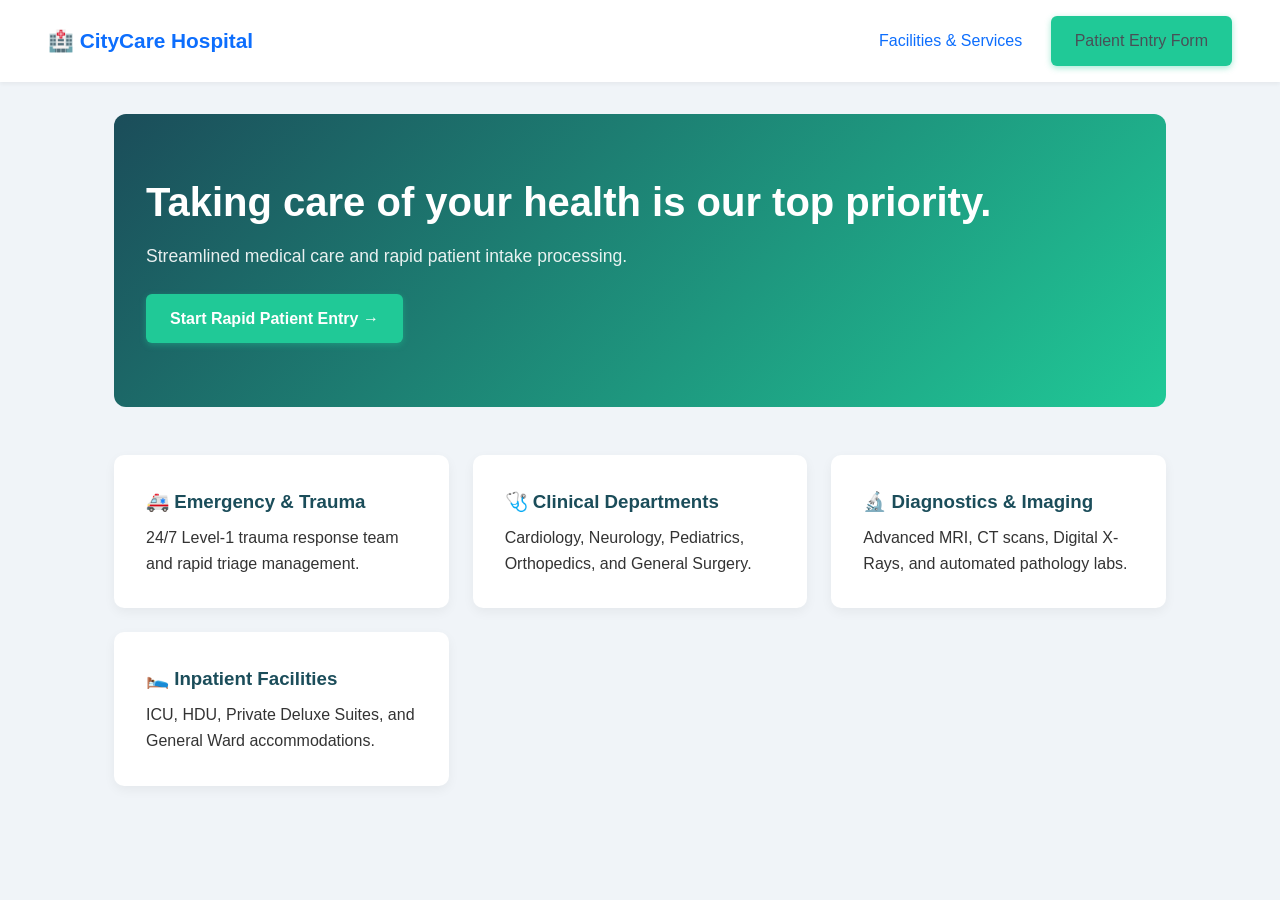
<file: index.html>
<!DOCTYPE html>
<html lang="en">
<head>
  <meta charset="UTF-8">
  <meta name="viewport" content="width=device-width, initial-scale=1.0">
  <title>Hospital Facilities & Services</title>
  <link rel="stylesheet" href="styles.css">
</head>
<body>

  <header class="navbar">
    <div class="logo">🏥 CityCare Hospital</div>
    <nav>
      <a href="index.html" class="active">Facilities & Services</a>
      <a href="entry-form.html" class="btn-primary">Patient Entry Form</a>
    </nav>
  </header>

  <main class="container">
    <section class="hero-section">
      <div class="hero-content">
        <h1>Taking care of your health is our top priority.</h1>
        <p>Streamlined medical care and rapid patient intake processing.</p>
        <a href="entry-form.html" class="btn-primary">Start Rapid Patient Entry →</a>
      </div>
    </section>

    <section class="features-grid">
      <div class="card">
        <h3>🚑 Emergency & Trauma</h3>
        <p>24/7 Level-1 trauma response team and rapid triage management.</p>
      </div>

      <div class="card">
        <h3>🩺 Clinical Departments</h3>
        <p>Cardiology, Neurology, Pediatrics, Orthopedics, and General Surgery.</p>
      </div>

      <div class="card">
        <h3>🔬 Diagnostics & Imaging</h3>
        <p>Advanced MRI, CT scans, Digital X-Rays, and automated pathology labs.</p>
      </div>

      <div class="card">
        <h3>🛌 Inpatient Facilities</h3>
        <p>ICU, HDU, Private Deluxe Suites, and General Ward accommodations.</p>
      </div>
    </section>
  </main>

  <script src="main.js"></script>
</body>
</html>
</file>
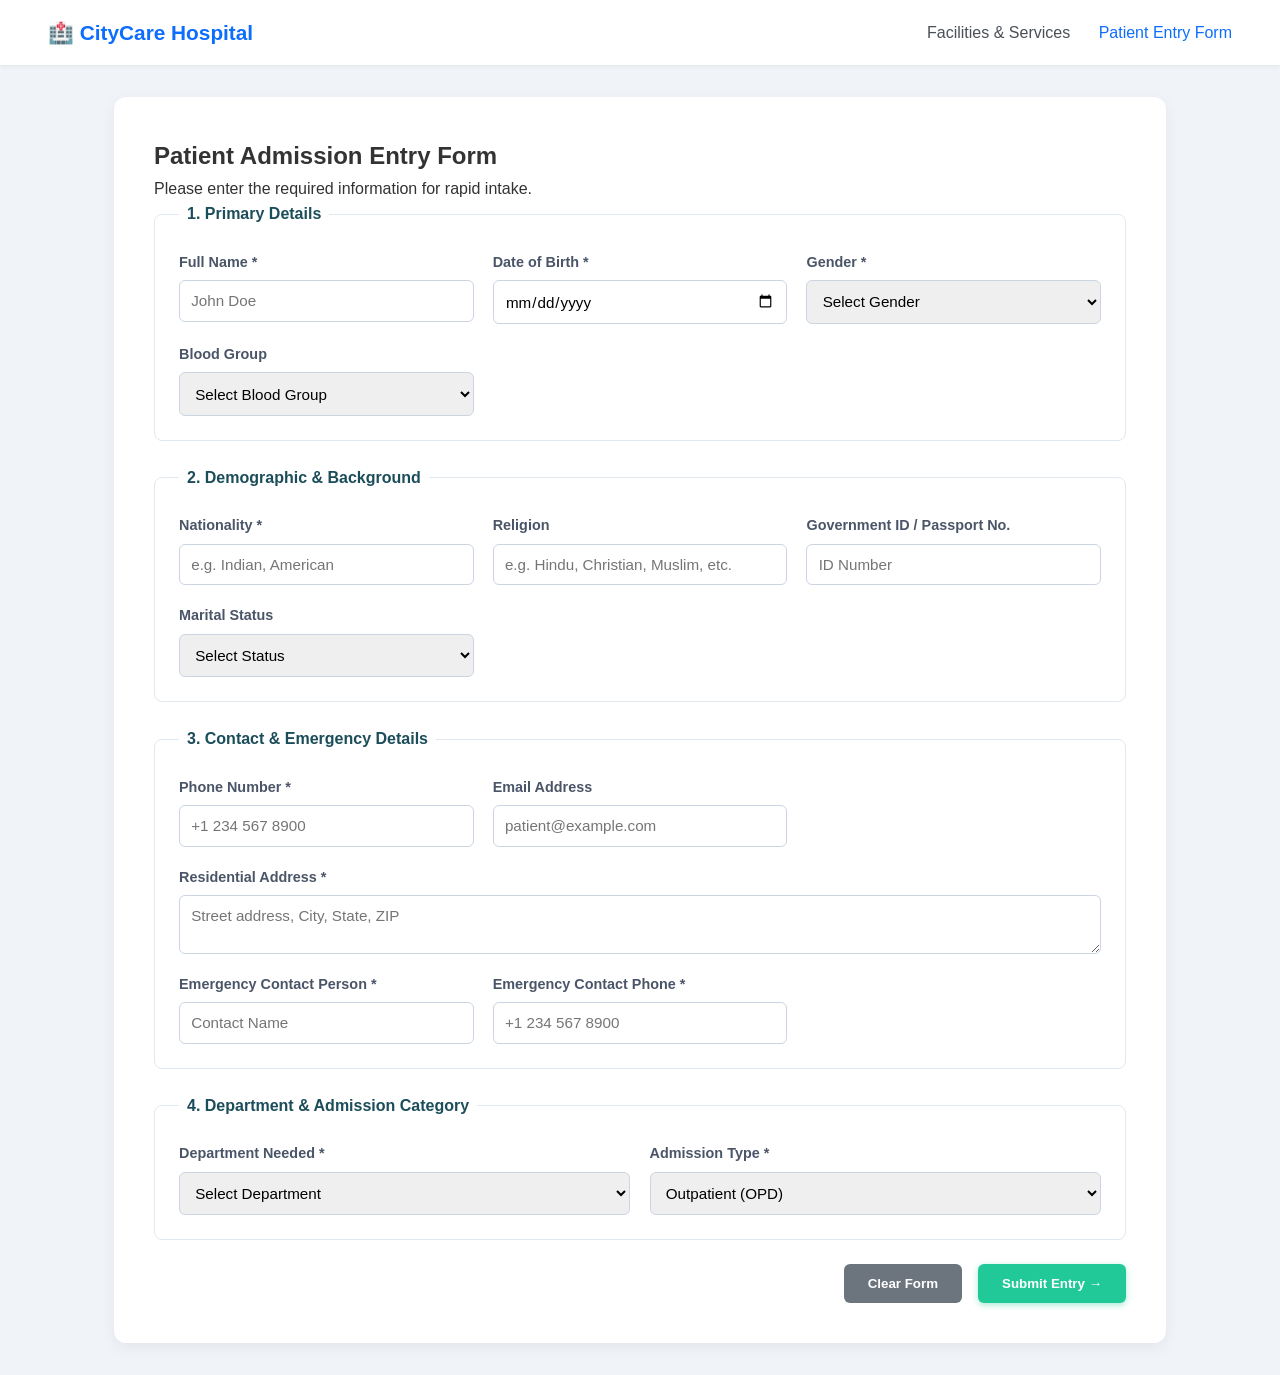
<file: entry-form.html>
<!DOCTYPE html>
<html lang="en">
<head>
  <meta charset="UTF-8">
  <meta name="viewport" content="width=device-width, initial-scale=1.0">
  <title>Patient Entry Form - CityCare Hospital</title>
  <link rel="stylesheet" href="styles.css">
</head>
<body>

  <header class="navbar">
    <div class="logo">🏥 CityCare Hospital</div>
    <nav>
      <a href="index.html">Facilities & Services</a>
      <a href="entry-form.html" class="active">Patient Entry Form</a>
    </nav>
  </header>

  <main class="container">
    <div class="form-wrapper">
      <h2>Patient Admission Entry Form</h2>
      <p class="subtitle">Please enter the required information for rapid intake.</p>

      <form id="hospitalEntryForm" action="success.html" method="GET">
        
        <!-- Primary Patient Information -->
        <fieldset>
          <legend>1. Primary Details</legend>
          <div class="form-grid">
            <div class="form-group">
              <label for="fullName">Full Name *</label>
              <input type="text" id="fullName" name="fullName" placeholder="John Doe" required>
            </div>

            <div class="form-group">
              <label for="dob">Date of Birth *</label>
              <input type="date" id="dob" name="dob" required>
            </div>

            <div class="form-group">
              <label for="gender">Gender *</label>
              <select id="gender" name="gender" required>
                <option value="">Select Gender</option>
                <option value="male">Male</option>
                <option value="female">Female</option>
                <option value="other">Other</option>
              </select>
            </div>

            <div class="form-group">
              <label for="bloodGroup">Blood Group</label>
              <select id="bloodGroup" name="bloodGroup">
                <option value="">Select Blood Group</option>
                <option value="A+">A+</option>
                <option value="A-">A-</option>
                <option value="B+">B+</option>
                <option value="B-">B-</option>
                <option value="O+">O+</option>
                <option value="O-">O-</option>
                <option value="AB+">AB+</option>
                <option value="AB-">AB-</option>
              </select>
            </div>
          </div>
        </fieldset>

        <!-- Demographic & Identity Information -->
        <fieldset>
          <legend>2. Demographic & Background</legend>
          <div class="form-grid">
            <div class="form-group">
              <label for="nationality">Nationality *</label>
              <input type="text" id="nationality" name="nationality" placeholder="e.g. Indian, American" required>
            </div>

            <div class="form-group">
              <label for="religion">Religion</label>
              <input type="text" id="religion" name="religion" placeholder="e.g. Hindu, Christian, Muslim, etc.">
            </div>

            <div class="form-group">
              <label for="nationalId">Government ID / Passport No.</label>
              <input type="text" id="nationalId" name="nationalId" placeholder="ID Number">
            </div>

            <div class="form-group">
              <label for="maritalStatus">Marital Status</label>
              <select id="maritalStatus" name="maritalStatus">
                <option value="">Select Status</option>
                <option value="single">Single</option>
                <option value="married">Married</option>
                <option value="other">Other</option>
              </select>
            </div>
          </div>
        </fieldset>

        <!-- Contact & Emergency Info -->
        <fieldset>
          <legend>3. Contact & Emergency Details</legend>
          <div class="form-grid">
            <div class="form-group">
              <label for="phone">Phone Number *</label>
              <input type="tel" id="phone" name="phone" placeholder="+1 234 567 8900" required>
            </div>

            <div class="form-group">
              <label for="email">Email Address</label>
              <input type="email" id="email" name="email" placeholder="patient@example.com">
            </div>

            <div class="form-group full-width">
              <label for="address">Residential Address *</label>
              <textarea id="address" name="address" rows="2" placeholder="Street address, City, State, ZIP" required></textarea>
            </div>

            <div class="form-group">
              <label for="guardianName">Emergency Contact Person *</label>
              <input type="text" id="guardianName" name="guardianName" placeholder="Contact Name" required>
            </div>

            <div class="form-group">
              <label for="guardianPhone">Emergency Contact Phone *</label>
              <input type="tel" id="guardianPhone" name="guardianPhone" placeholder="+1 234 567 8900" required>
            </div>
          </div>
        </fieldset>

        <!-- Admission Details -->
        <fieldset>
          <legend>4. Department & Admission Category</legend>
          <div class="form-grid">
            <div class="form-group">
              <label for="department">Department Needed *</label>
              <select id="department" name="department" required>
                <option value="">Select Department</option>
                <option value="emergency">Emergency / Casualty</option>
                <option value="cardiology">Cardiology</option>
                <option value="pediatrics">Pediatrics</option>
                <option value="orthopedics">Orthopedics</option>
                <option value="general">General Medicine</option>
              </select>
            </div>

            <div class="form-group">
              <label for="admissionType">Admission Type *</label>
              <select id="admissionType" name="admissionType" required>
                <option value="outpatient">Outpatient (OPD)</option>
                <option value="inpatient">Inpatient (IPD)</option>
                <option value="emergency">Emergency</option>
              </select>
            </div>
          </div>
        </fieldset>

        <div class="form-actions">
          <button type="reset" class="btn-secondary">Clear Form</button>
          <button type="submit" class="btn-primary">Submit Entry →</button>
        </div>

      </form>
    </div>
  </main>

  <script src="form-script.js"></script>
</body>
</html>
</file>
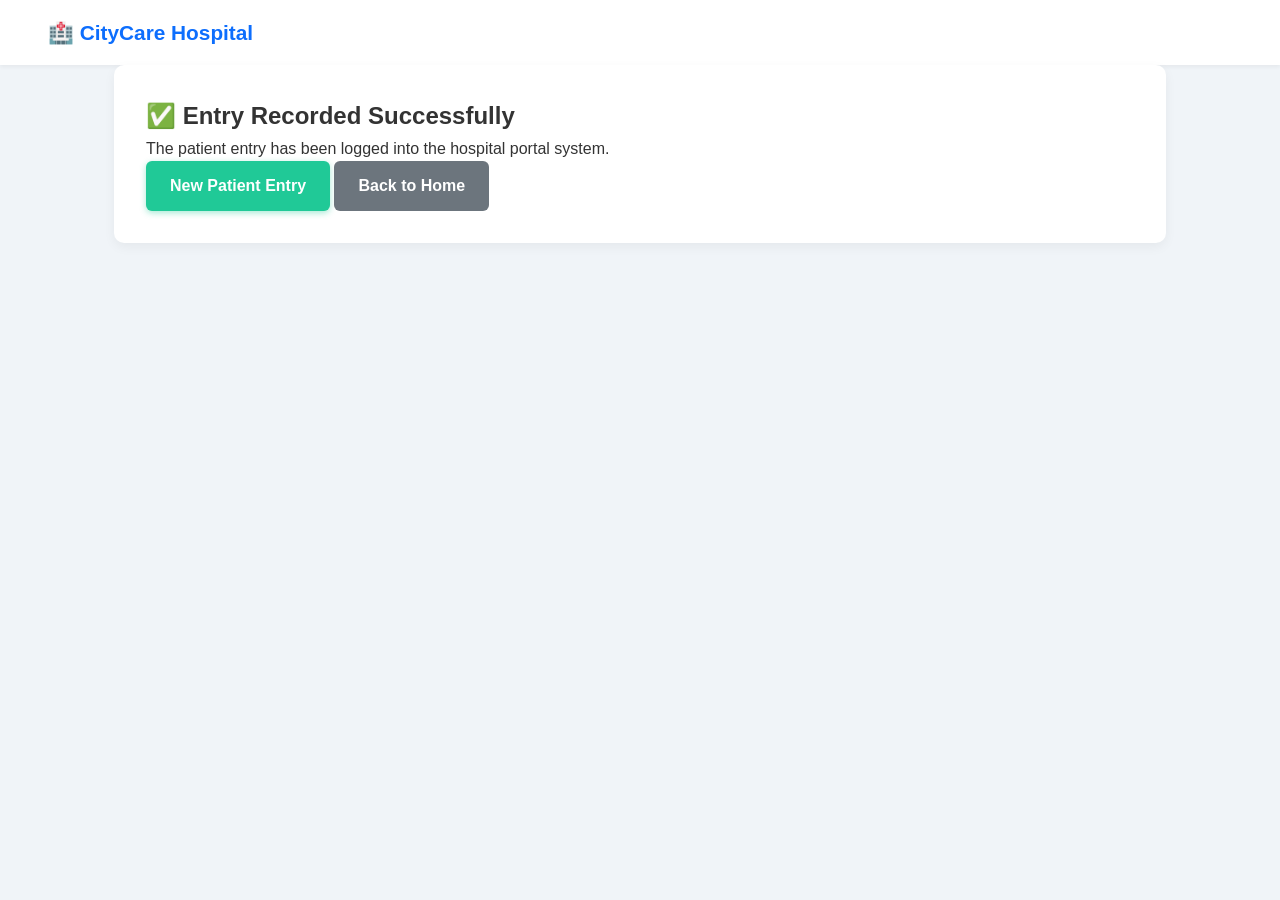
<file: success.html>
<!DOCTYPE html>
<html lang="en">
<head>
  <meta charset="UTF-8">
  <meta name="viewport" content="width=device-width, initial-scale=1.0">
  <title>Entry Complete - CityCare Hospital</title>
  <link rel="stylesheet" href="styles.css">
</head>
<body>

  <header class="navbar">
    <div class="logo">🏥 CityCare Hospital</div>
  </header>

  <main class="container center-content">
    <div class="card success-card">
      <h2>✅ Entry Recorded Successfully</h2>
      <p>The patient entry has been logged into the hospital portal system.</p>
      <div class="actions">
        <a href="entry-form.html" class="btn-primary">New Patient Entry</a>
        <a href="index.html" class="btn-secondary">Back to Home</a>
      </div>
    </div>
  </main>

</body>
</html>
</file>
<file: styles.css>
* {
  box-sizing: border-box;
  margin: 0;
  padding: 0;
  font-family: 'Segoe UI', Tahoma, Geneva, Verdana, sans-serif;
}

body {
  background-color: #f0f4f8;
  color: #333;
  line-height: 1.6;
}

/* Navigation Bar */
.navbar {
  display: flex;
  justify-content: space-between;
  align-items: center;
  background: #ffffff;
  padding: 1rem 3rem;
  box-shadow: 0 2px 4px rgba(0,0,0,0.05);
}

.navbar .logo {
  font-weight: bold;
  font-size: 1.3rem;
  color: #0d6efd;
}

.navbar nav a {
  text-decoration: none;
  margin-left: 1.5rem;
  color: #495057;
  font-weight: 500;
}

.navbar nav a.active {
  color: #0d6efd;
}

/* Container */
.container {
  max-width: 1100px;
  margin: 0 auto;
  padding: 0 1.5rem;
}

/* Hero Section with Teal-Blue Gradient */
.hero-section {
  background: linear-gradient(135deg, #1b4d5a 0%, #20c997 100%);
  color: white;
  padding: 4rem 2rem;
  border-radius: 12px;
  margin: 2rem 0;
  display: flex;
  justify-content: space-between;
  align-items: center;
  gap: 2rem;
}

.hero-content h1 {
  font-size: 2.5rem;
  margin-bottom: 1rem;
  line-height: 1.2;
}

.hero-content p {
  font-size: 1.1rem;
  margin-bottom: 1.5rem;
  opacity: 0.9;
}

/* Quick Features Row */
.features-grid {
  display: grid;
  grid-template-columns: repeat(auto-fit, minmax(280px, 1fr));
  gap: 1.5rem;
  margin-top: 3rem;
  margin-bottom: 3rem;
}

.card {
  background: #ffffff;
  padding: 2rem;
  border-radius: 10px;
  box-shadow: 0 4px 12px rgba(0,0,0,0.05);
  transition: transform 0.2s ease;
}

.card:hover {
  transform: translateY(-3px);
}

.card h3 {
  color: #1b4d5a;
  margin-bottom: 0.5rem;
}

/* Buttons */
.btn-primary {
  background: #20c997;
  color: white;
  padding: 0.75rem 1.5rem;
  border: none;
  border-radius: 6px;
  text-decoration: none;
  font-weight: 600;
  display: inline-block;
  cursor: pointer;
  box-shadow: 0 2px 6px rgba(32, 201, 151, 0.4);
}

.btn-primary:hover {
  background: #17a57a;
}

.btn-secondary {
  background: #6c757d;
  color: white;
  padding: 0.75rem 1.5rem;
  border: none;
  border-radius: 6px;
  text-decoration: none;
  font-weight: 600;
  display: inline-block;
  cursor: pointer;
}

/* Form Styles */
.form-wrapper {
  background: #ffffff;
  padding: 2.5rem;
  border-radius: 12px;
  box-shadow: 0 4px 15px rgba(0,0,0,0.06);
  margin: 2rem 0;
}

fieldset {
  border: 1px solid #e2e8f0;
  border-radius: 8px;
  padding: 1.5rem;
  margin-bottom: 1.5rem;
}

legend {
  font-weight: bold;
  color: #1b4d5a;
  padding: 0 0.5rem;
}

.form-grid {
  display: grid;
  grid-template-columns: repeat(auto-fit, minmax(220px, 1fr));
  gap: 1.2rem;
}

.form-group {
  display: flex;
  flex-direction: column;
}

.full-width {
  grid-column: 1 / -1;
}

label {
  font-size: 0.9rem;
  font-weight: 600;
  color: #4a5568;
  margin-bottom: 0.4rem;
}

input, select, textarea {
  padding: 0.7rem;
  border: 1px solid #cbd5e1;
  border-radius: 6px;
  font-size: 0.95rem;
}

input:focus, select:focus, textarea:focus {
  border-color: #20c997;
  outline: none;
  box-shadow: 0 0 0 3px rgba(32, 201, 151, 0.15);
}

.form-actions {
  display: flex;
  justify-content: flex-end;
  gap: 1rem;
  margin-top: 1.5rem;
}
</file>
